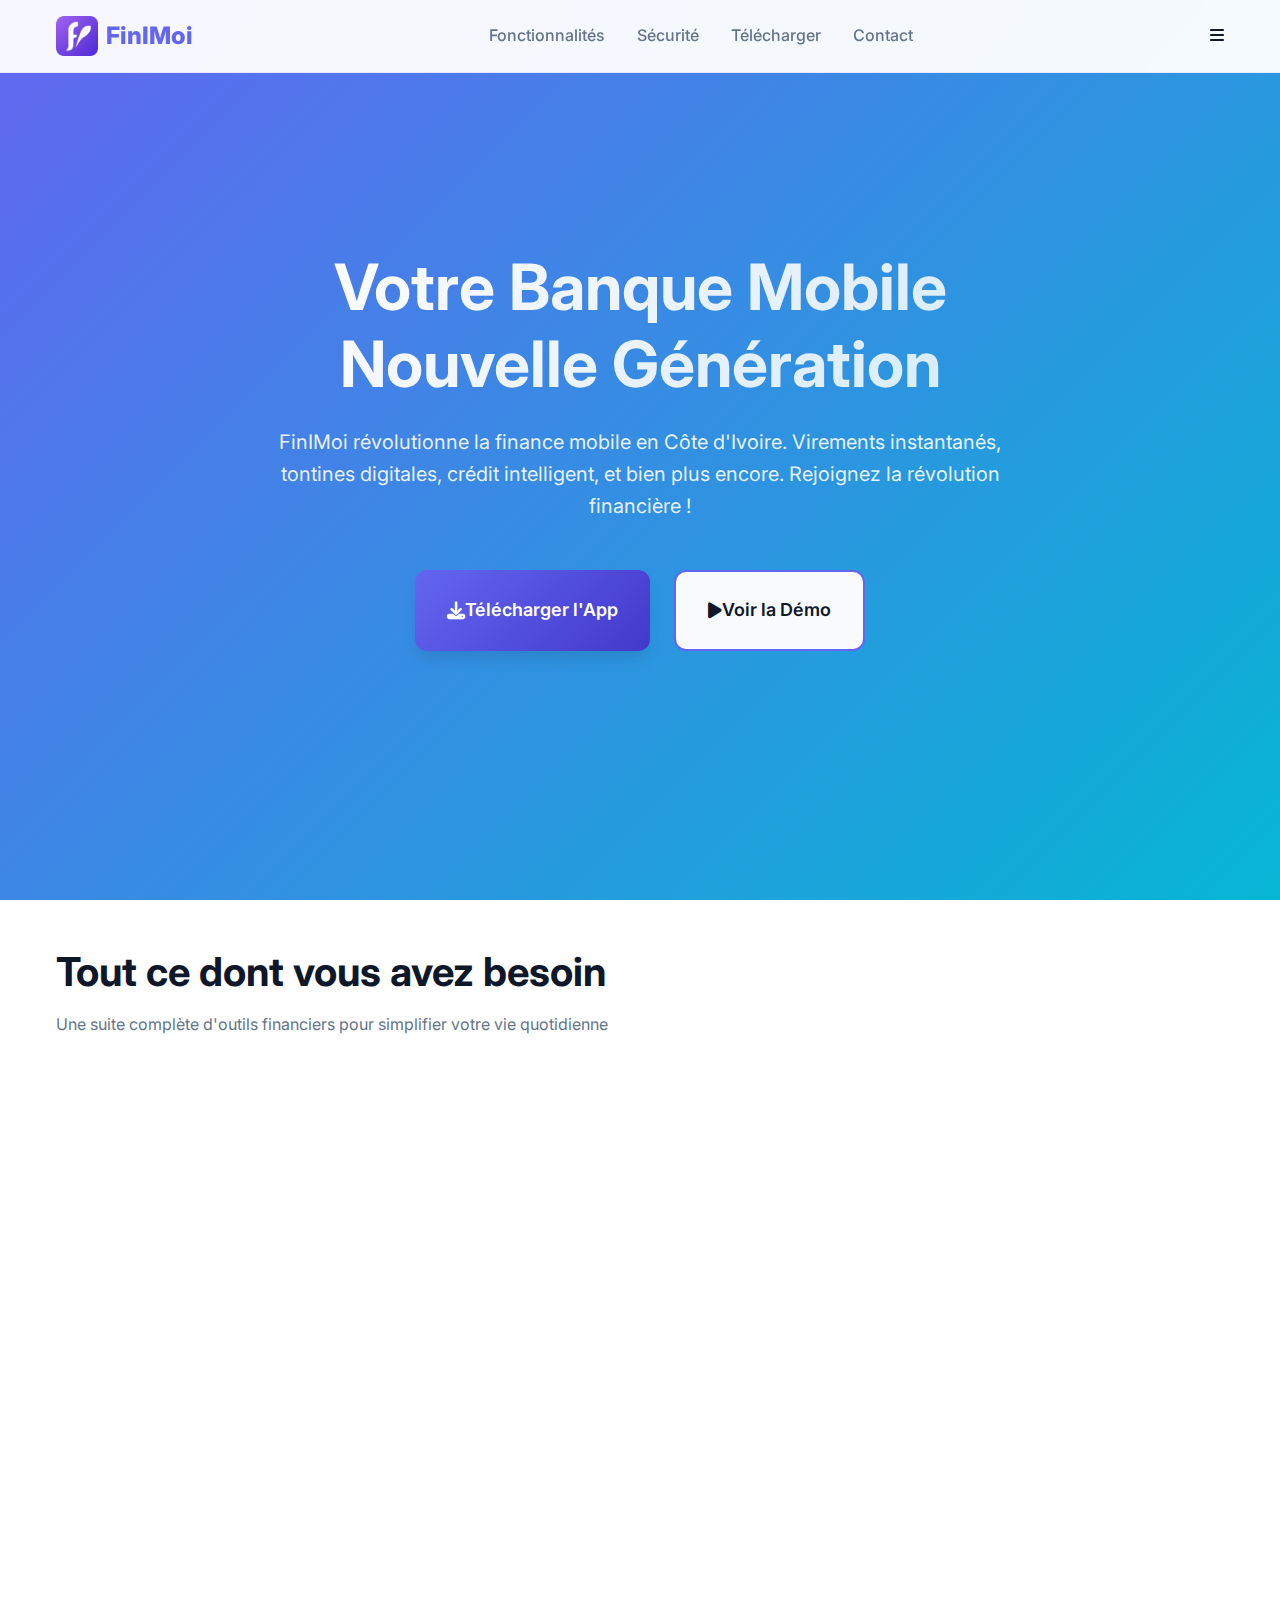
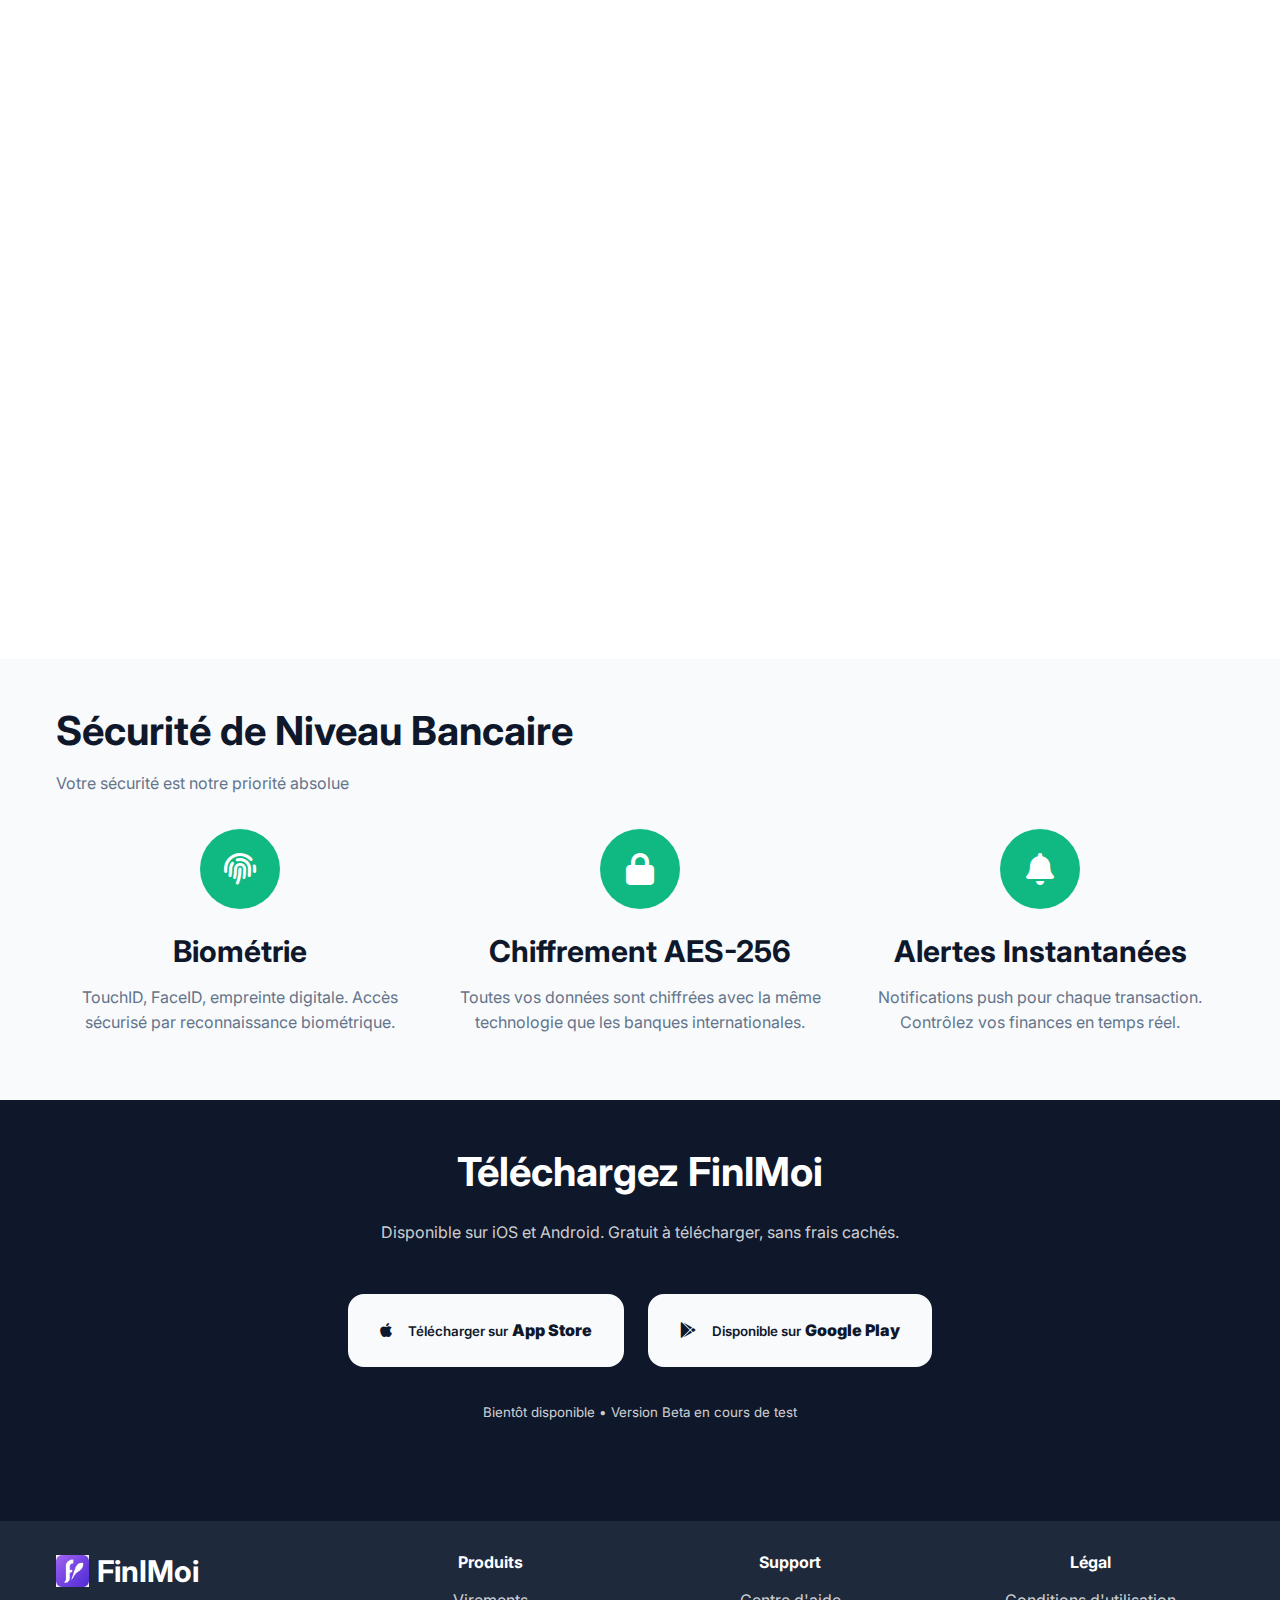
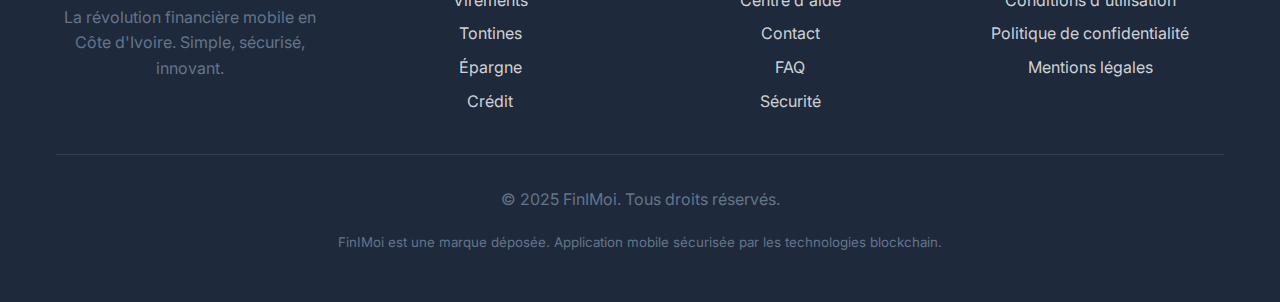
<file: deploy/index.html>
<!DOCTYPE html>
<html lang="fr">
<head>
    <meta charset="UTF-8">
    <meta name="viewport" content="width=device-width, initial-scale=1.0">
    <title>FinIMoi - Votre Banque Mobile Nouvelle Génération</title>
    <meta name="description" content="FinIMoi révolutionne la finance mobile en Côte d'Ivoire avec des virements instantanés, des tontines digitales, et un crédit intelligent. Rejoignez la révolution financière !">
    <meta name="keywords" content="banque mobile, fintech, Côte d'Ivoire, mobile money, tontine, crédit, épargne">
    
    <!-- Open Graph -->
    <meta property="og:title" content="FinIMoi - Votre Banque Mobile Nouvelle Génération">
    <meta property="og:description" content="Virements instantanés, tontines digitales, crédit intelligent. Rejoignez la révolution financière en Côte d'Ivoire !">
    <meta property="og:image" content="https://finimoi.com/assets/images/logo.jpg">
    <meta property="og:url" content="https://finimoi.com">
    <meta property="og:type" content="website">
    
    <!-- Twitter Card -->
    <meta name="twitter:card" content="summary_large_image">
    <meta name="twitter:title" content="FinIMoi - Votre Banque Mobile Nouvelle Génération">
    <meta name="twitter:description" content="Virements instantanés, tontines digitales, crédit intelligent. Rejoignez la révolution financière !">
    <meta name="twitter:image" content="https://finimoi.com/assets/images/logo.jpg">
    
    <!-- Fonts -->
    <link rel="preconnect" href="https://fonts.googleapis.com">
    <link rel="preconnect" href="https://fonts.gstatic.com" crossorigin>
    <link href="https://fonts.googleapis.com/css2?family=Inter:wght@300;400;500;600;700;800&display=swap" rel="stylesheet">
    
    <!-- Icons -->
    <link rel="stylesheet" href="https://cdnjs.cloudflare.com/ajax/libs/font-awesome/6.4.0/css/all.min.css">
    
    <!-- Favicon -->
    <link rel="icon" type="image/png" href="assets/images/favicon.png">
    <link rel="apple-touch-icon" href="assets/images/apple-touch-icon.png">
    <link rel="shortcut icon" href="assets/images/favicon.png">
    
    <!-- Styles -->
    <link rel="stylesheet" href="assets/css/style.css">
    
    <!-- Analytics -->
    <!-- Google Analytics sera ajouté ici -->
    
    <!-- Schema.org markup -->
    <script type="application/ld+json">
    {
      "@context": "https://schema.org",
      "@type": "SoftwareApplication",
      "name": "FinIMoi",
      "operatingSystem": "iOS, Android",
      "applicationCategory": "FinanceApplication",
      "description": "Application de banque mobile révolutionnaire pour la Côte d'Ivoire",
      "offers": {
        "@type": "Offer",
        "price": "0",
        "priceCurrency": "XOF"
      }
    }
    </script>
</head>
<body>
    <!-- Header -->
    <header class="header">
        <nav class="nav container">
            <a href="#" class="logo">
                <img src="assets/images/logo.svg" alt="FinIMoi" class="logo-img">
                <span class="logo-text">FinIMoi</span>
            </a>
            <ul class="nav-links">
                <li><a href="#features">Fonctionnalités</a></li>
                <li><a href="#security">Sécurité</a></li>
                <li><a href="#download">Télécharger</a></li>
                <li><a href="#contact">Contact</a></li>
            </ul>
            <div class="nav-mobile">
                <i class="fas fa-bars"></i>
            </div>
        </nav>
    </header>

    <!-- Hero Section -->
    <section class="hero">
        <div class="container">
            <div class="hero-content fade-in-up">
                <h1>Votre Banque Mobile Nouvelle Génération</h1>
                <p>
                    FinIMoi révolutionne la finance mobile en Côte d'Ivoire. 
                    Virements instantanés, tontines digitales, crédit intelligent, 
                    et bien plus encore. Rejoignez la révolution financière !
                </p>
                <div class="hero-buttons">
                    <a href="#download" class="btn btn-primary btn-large">
                        <i class="fas fa-download"></i>
                        Télécharger l'App
                    </a>
                    <a href="#features" class="btn btn-secondary btn-large">
                        <i class="fas fa-play"></i>
                        Voir la Démo
                    </a>
                </div>
            </div>
        </div>
    </section>

    <!-- Features Section -->
    <section id="features" class="features section">
        <div class="container">
            <div class="text-center">
                <h2>Tout ce dont vous avez besoin</h2>
                <p>Une suite complète d'outils financiers pour simplifier votre vie quotidienne</p>
            </div>
            
            <div class="features-grid">
                <div class="feature-card card fade-in-up">
                    <div class="feature-icon">
                        <i class="fas fa-bolt"></i>
                    </div>
                    <h3>Virements Instantanés</h3>
                    <p>Envoyez et recevez de l'argent en temps réel via Orange Money, MTN Money, Moov Money et Wave. Transactions sécurisées 24h/24.</p>
                </div>

                <div class="feature-card card fade-in-up">
                    <div class="feature-icon">
                        <i class="fas fa-users"></i>
                    </div>
                    <h3>Tontines Digitales</h3>
                    <p>Organisez et participez à des tontines numériques avec vos proches. Rappels automatiques, suivi transparent, gestion simplifiée.</p>
                </div>

                <div class="feature-card card fade-in-up">
                    <div class="feature-icon">
                        <i class="fas fa-credit-card"></i>
                    </div>
                    <h3>Cartes Virtuelles</h3>
                    <p>Créez des cartes virtuelles instantanément pour vos achats en ligne. Contrôlez vos dépenses avec des limites personnalisables.</p>
                </div>

                <div class="feature-card card fade-in-up">
                    <div class="feature-icon">
                        <i class="fas fa-piggy-bank"></i>
                    </div>
                    <h3>Épargne Intelligente</h3>
                    <p>Épargnez automatiquement avec des objectifs personnalisés. Comptes bloqués, défis d'épargne, et intérêts attractifs.</p>
                </div>

                <div class="feature-card card fade-in-up">
                    <div class="feature-icon">
                        <i class="fas fa-chart-line"></i>
                    </div>
                    <h3>Crédit Express</h3>
                    <p>Obtenez un crédit en quelques minutes grâce à notre IA. Conditions transparentes, remboursement flexible, taux compétitifs.</p>
                </div>

                <div class="feature-card card fade-in-up">
                    <div class="feature-icon">
                        <i class="fas fa-comments"></i>
                    </div>
                    <h3>Chat & Paiements</h3>
                    <p>Discutez avec vos contacts et envoyez de l'argent directement dans la conversation. Social banking réinventé.</p>
                </div>

                <div class="feature-card card fade-in-up">
                    <div class="feature-icon">
                        <i class="fas fa-qrcode"></i>
                    </div>
                    <h3>Paiements Marchands</h3>
                    <p>Payez dans vos boutiques préférées avec QR codes ou NFC. Cashback exclusifs, fidélité récompensée.</p>
                </div>

                <div class="feature-card card fade-in-up">
                    <div class="feature-icon">
                        <i class="fas fa-trophy"></i>
                    </div>
                    <h3>Gamification</h3>
                    <p>Gagnez des badges, relevez des défis, débloquez des récompenses. Transformez vos finances en jeu amusant.</p>
                </div>

                <div class="feature-card card fade-in-up">
                    <div class="feature-icon">
                        <i class="fas fa-shield-alt"></i>
                    </div>
                    <h3>Sécurité Maximale</h3>
                    <p>Authentification biométrique, chiffrement bancaire, notifications en temps réel. Vos fonds sont protégés.</p>
                </div>
            </div>
        </div>
    </section>

    <!-- Security Section -->
    <section id="security" class="security section" style="background: var(--light-card);">
        <div class="container">
            <div class="text-center">
                <h2>Sécurité de Niveau Bancaire</h2>
                <p>Votre sécurité est notre priorité absolue</p>
            </div>
            
            <div class="features-grid" style="margin-top: 2rem;">
                <div class="feature-card">
                    <div class="feature-icon" style="background: var(--success-color);">
                        <i class="fas fa-fingerprint"></i>
                    </div>
                    <h3>Biométrie</h3>
                    <p>TouchID, FaceID, empreinte digitale. Accès sécurisé par reconnaissance biométrique.</p>
                </div>

                <div class="feature-card">
                    <div class="feature-icon" style="background: var(--success-color);">
                        <i class="fas fa-lock"></i>
                    </div>
                    <h3>Chiffrement AES-256</h3>
                    <p>Toutes vos données sont chiffrées avec la même technologie que les banques internationales.</p>
                </div>

                <div class="feature-card">
                    <div class="feature-icon" style="background: var(--success-color);">
                        <i class="fas fa-bell"></i>
                    </div>
                    <h3>Alertes Instantanées</h3>
                    <p>Notifications push pour chaque transaction. Contrôlez vos finances en temps réel.</p>
                </div>
            </div>
        </div>
    </section>

    <!-- Download Section -->
    <section id="download" class="download section">
        <div class="container">
            <h2>Téléchargez FinIMoi</h2>
            <p>Disponible sur iOS et Android. Gratuit à télécharger, sans frais cachés.</p>
            
            <div class="download-buttons">
                <a href="#" class="download-btn">
                    <i class="fab fa-apple"></i>
                    <div>
                        <small>Télécharger sur</small>
                        <strong>App Store</strong>
                    </div>
                </a>
                
                <a href="#" class="download-btn">
                    <i class="fab fa-google-play"></i>
                    <div>
                        <small>Disponible sur</small>
                        <strong>Google Play</strong>
                    </div>
                </a>
            </div>
            
            <div style="margin-top: 2rem;">
                <p><small>Bientôt disponible • Version Beta en cours de test</small></p>
            </div>
        </div>
    </section>

    <!-- Footer -->
    <footer class="footer">
        <div class="container">
            <div style="display: grid; grid-template-columns: repeat(auto-fit, minmax(250px, 1fr)); gap: 2rem; margin-bottom: 2rem;">
                <div>
                    <div style="display: flex; align-items: center; gap: 0.5rem; margin-bottom: 1rem;">
                        <img src="assets/images/logo.svg" alt="FinIMoi" style="height: 32px; width: auto;">
                        <h3 style="color: var(--text-white); margin: 0;">FinIMoi</h3>
                    </div>
                    <p>La révolution financière mobile en Côte d'Ivoire. Simple, sécurisé, innovant.</p>
                </div>
                
                <div>
                    <h4 style="color: var(--text-white); margin-bottom: 1rem;">Produits</h4>
                    <ul style="list-style: none; padding: 0;">
                        <li style="margin-bottom: 0.5rem;"><a href="#" style="color: rgba(255,255,255,0.8); text-decoration: none;">Virements</a></li>
                        <li style="margin-bottom: 0.5rem;"><a href="#" style="color: rgba(255,255,255,0.8); text-decoration: none;">Tontines</a></li>
                        <li style="margin-bottom: 0.5rem;"><a href="#" style="color: rgba(255,255,255,0.8); text-decoration: none;">Épargne</a></li>
                        <li style="margin-bottom: 0.5rem;"><a href="#" style="color: rgba(255,255,255,0.8); text-decoration: none;">Crédit</a></li>
                    </ul>
                </div>
                
                <div>
                    <h4 style="color: var(--text-white); margin-bottom: 1rem;">Support</h4>
                    <ul style="list-style: none; padding: 0;">
                        <li style="margin-bottom: 0.5rem;"><a href="#" style="color: rgba(255,255,255,0.8); text-decoration: none;">Centre d'aide</a></li>
                        <li style="margin-bottom: 0.5rem;"><a href="#" style="color: rgba(255,255,255,0.8); text-decoration: none;">Contact</a></li>
                        <li style="margin-bottom: 0.5rem;"><a href="#" style="color: rgba(255,255,255,0.8); text-decoration: none;">FAQ</a></li>
                        <li style="margin-bottom: 0.5rem;"><a href="#" style="color: rgba(255,255,255,0.8); text-decoration: none;">Sécurité</a></li>
                    </ul>
                </div>
                
                <div>
                    <h4 style="color: var(--text-white); margin-bottom: 1rem;">Légal</h4>
                    <ul style="list-style: none; padding: 0;">
                        <li style="margin-bottom: 0.5rem;"><a href="#" style="color: rgba(255,255,255,0.8); text-decoration: none;">Conditions d'utilisation</a></li>
                        <li style="margin-bottom: 0.5rem;"><a href="#" style="color: rgba(255,255,255,0.8); text-decoration: none;">Politique de confidentialité</a></li>
                        <li style="margin-bottom: 0.5rem;"><a href="#" style="color: rgba(255,255,255,0.8); text-decoration: none;">Mentions légales</a></li>
                    </ul>
                </div>
            </div>
            
            <div style="border-top: 1px solid rgba(255,255,255,0.1); padding-top: 2rem; text-align: center;">
                <p>&copy; 2025 FinIMoi. Tous droits réservés.</p>
                <p style="margin-top: 0.5rem;">
                    <small>FinIMoi est une marque déposée. Application mobile sécurisée par les technologies blockchain.</small>
                </p>
            </div>
        </div>
    </footer>

    <!-- JavaScript -->
    <script src="assets/js/main.js"></script>
</body>
</html>
</file>
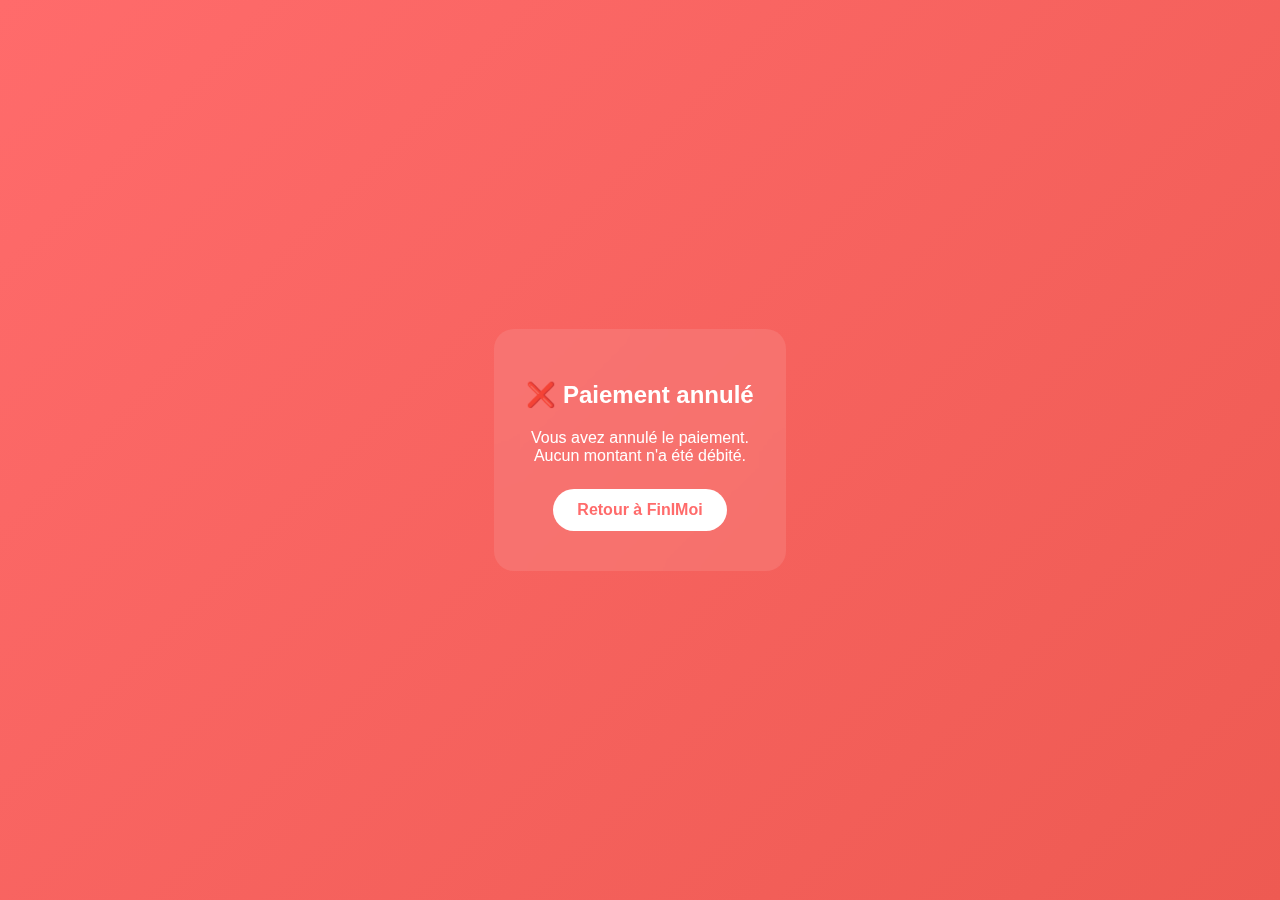
<file: payment-cancel.html>
<!DOCTYPE html>
<html lang="fr">
<head>
    <meta charset="UTF-8">
    <meta name="viewport" content="width=device-width, initial-scale=1.0">
    <title>Paiement annulé - FinIMoi</title>
    <style>
        body {
            font-family: -apple-system, BlinkMacSystemFont, 'Segoe UI', Roboto, sans-serif;
            display: flex;
            justify-content: center;
            align-items: center;
            min-height: 100vh;
            margin: 0;
            background: linear-gradient(135deg, #ff6b6b 0%, #ee5a52 100%);
            color: white;
        }
        .container {
            text-align: center;
            padding: 2rem;
            background: rgba(255, 255, 255, 0.1);
            border-radius: 20px;
            backdrop-filter: blur(10px);
        }
        .button {
            background: white;
            color: #ff6b6b;
            border: none;
            padding: 12px 24px;
            border-radius: 25px;
            font-weight: bold;
            cursor: pointer;
            margin: 0.5rem;
            text-decoration: none;
            display: inline-block;
        }
    </style>
</head>
<body>
    <div class="container">
        <h2>❌ Paiement annulé</h2>
        <p>Vous avez annulé le paiement.<br>Aucun montant n'a été débité.</p>
        
        <a href="finimoi://payment/cancel" class="button" onclick="openApp()">
            Retour à FinIMoi
        </a>
    </div>

    <script>
        function openApp() {
            window.location.href = 'finimoi://payment/cancel';
            
            setTimeout(() => {
                window.location.href = 'https://apps.apple.com/app/finimoi';
            }, 2000);
        }
        
        // Redirection automatique après 3 secondes
        setTimeout(openApp, 3000);
    </script>
</body>
</html>
</file>
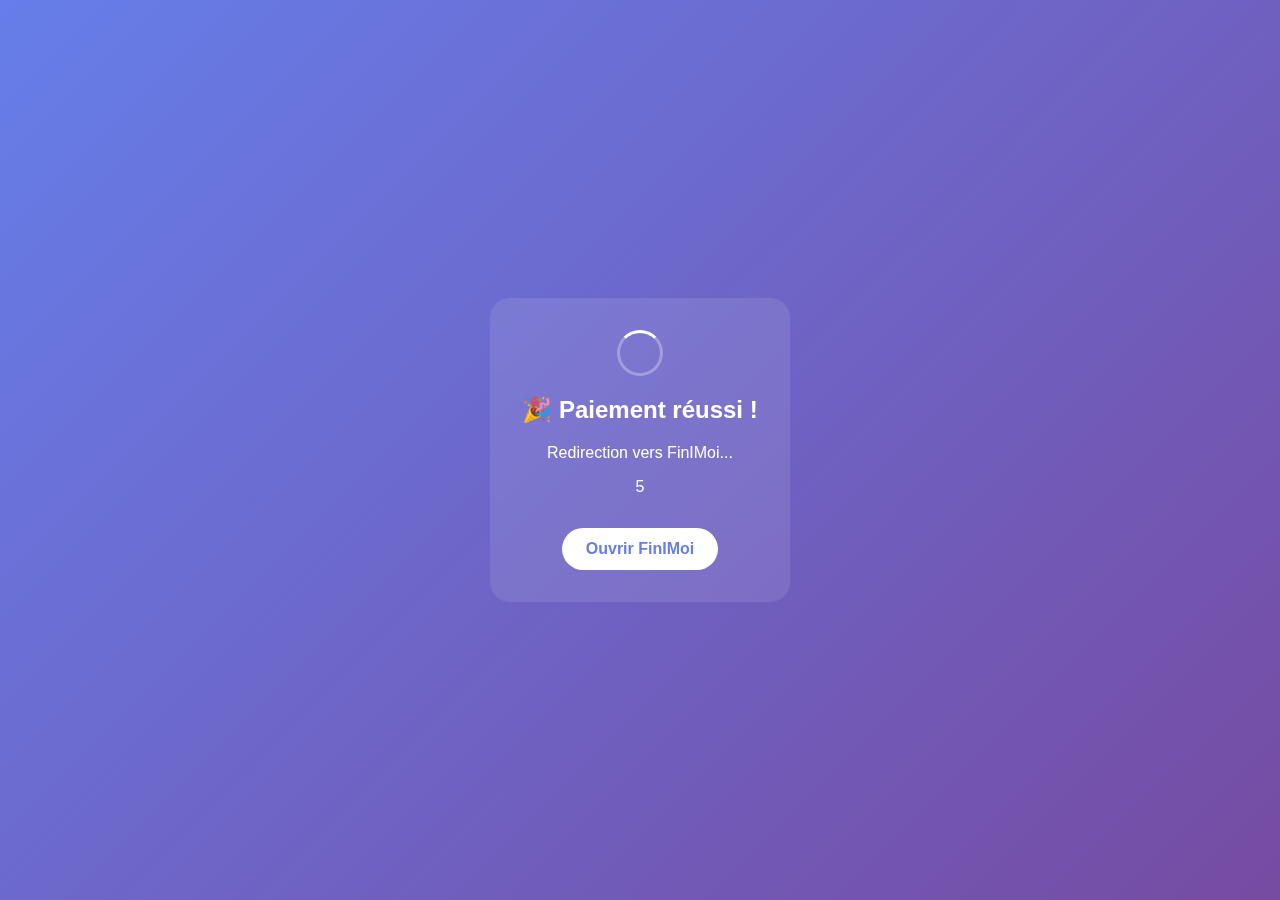
<file: payment-success.html>
<!DOCTYPE html>
<html lang="fr">
<head>
    <meta charset="UTF-8">
    <meta name="viewport" content="width=device-width, initial-scale=1.0">
    <title>Redirection FinIMoi</title>
    <style>
        body {
            font-family: -apple-system, BlinkMacSystemFont, 'Segoe UI', Roboto, sans-serif;
            display: flex;
            justify-content: center;
            align-items: center;
            min-height: 100vh;
            margin: 0;
            background: linear-gradient(135deg, #667eea 0%, #764ba2 100%);
            color: white;
        }
        .container {
            text-align: center;
            padding: 2rem;
            background: rgba(255, 255, 255, 0.1);
            border-radius: 20px;
            backdrop-filter: blur(10px);
        }
        .spinner {
            border: 3px solid rgba(255, 255, 255, 0.3);
            border-top: 3px solid white;
            border-radius: 50%;
            width: 40px;
            height: 40px;
            animation: spin 1s linear infinite;
            margin: 0 auto 1rem;
        }
        @keyframes spin {
            0% { transform: rotate(0deg); }
            100% { transform: rotate(360deg); }
        }
        .button {
            background: white;
            color: #667eea;
            border: none;
            padding: 12px 24px;
            border-radius: 25px;
            font-weight: bold;
            cursor: pointer;
            margin-top: 1rem;
            text-decoration: none;
            display: inline-block;
        }
    </style>
</head>
<body>
    <div class="container">
        <div class="spinner"></div>
        <h2>🎉 Paiement réussi !</h2>
        <p>Redirection vers FinIMoi...</p>
        <p id="countdown">5</p>
        <a href="finimoi://payment/return" class="button" onclick="openApp()">
            Ouvrir FinIMoi
        </a>
    </div>

    <script>
        let countdown = 5;
        const countdownElement = document.getElementById('countdown');
        
        function updateCountdown() {
            countdownElement.textContent = countdown;
            countdown--;
            
            if (countdown < 0) {
                openApp();
            }
        }
        
        function openApp() {
            // Essayer d'ouvrir l'app avec le deep link
            window.location.href = 'finimoi://payment/return?status=success';
            
            // Fallback vers l'App Store si l'app n'est pas installée
            setTimeout(() => {
                window.location.href = 'https://apps.apple.com/app/finimoi';
            }, 2000);
        }
        
        // Démarrer le compte à rebours
        setInterval(updateCountdown, 1000);
        
        // Redirection automatique après 5 secondes
        setTimeout(openApp, 5000);
    </script>
</body>
</html>
</file>
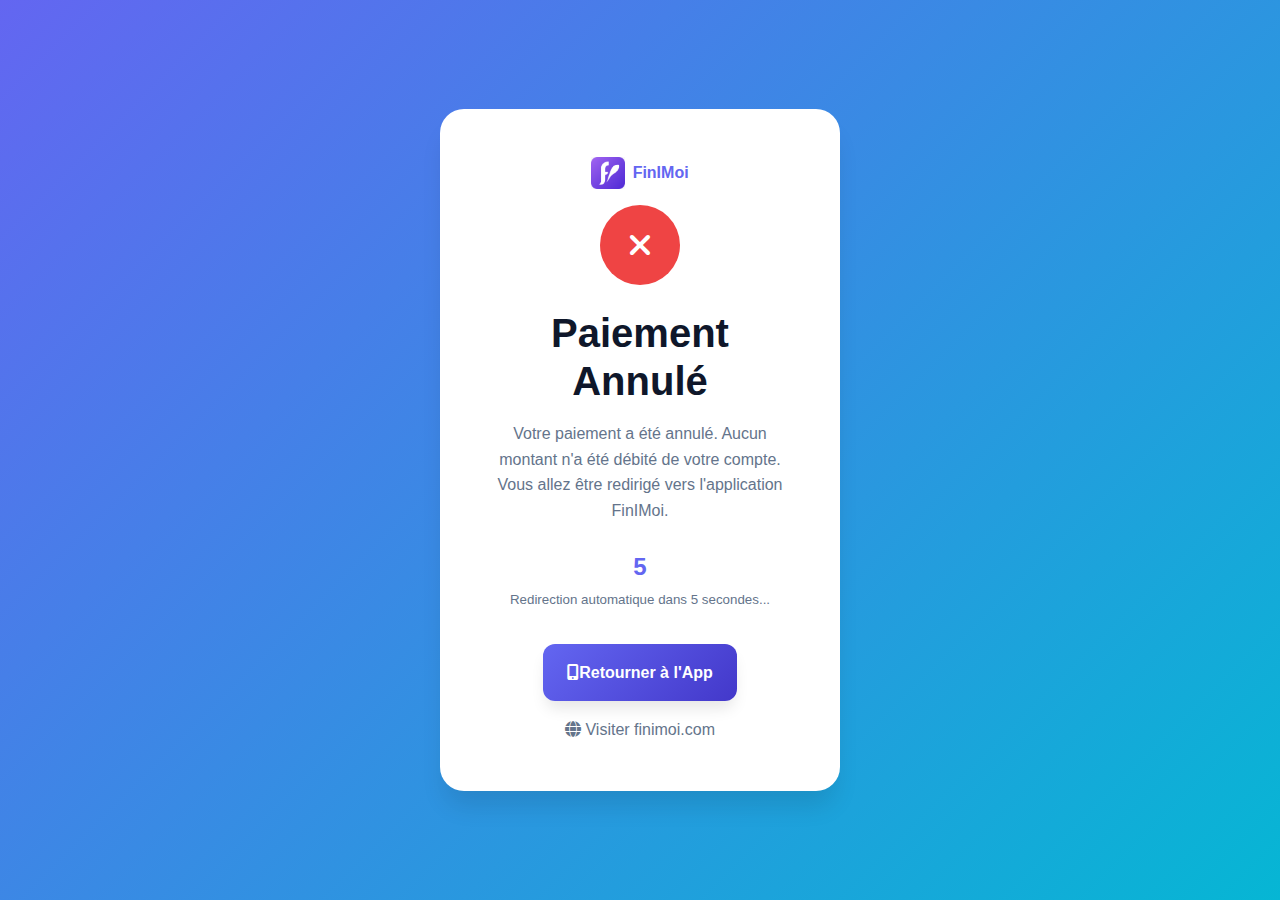
<file: deploy/payment-cancel.html>
<!DOCTYPE html>
<html lang="fr">
<head>
    <meta charset="UTF-8">
    <meta name="viewport" content="width=device-width, initial-scale=1.0">
    <title>Paiement Annulé - FinIMoi</title>
    <link rel="stylesheet" href="assets/css/style.css">
    <link rel="stylesheet" href="https://cdnjs.cloudflare.com/ajax/libs/font-awesome/6.4.0/css/all.min.css">
    
    <!-- Favicon -->
    <link rel="icon" type="image/png" href="assets/images/favicon.png">
    <link rel="apple-touch-icon" href="assets/images/apple-touch-icon.png">
</head>
<body>
    <div class="payment-page payment-cancel">
        <div class="payment-card">
            <div style="display: flex; align-items: center; justify-content: center; gap: 0.5rem; margin-bottom: 1rem;">
                <img src="assets/images/logo.svg" alt="FinIMoi" style="height: 32px; width: auto;">
                <span style="font-weight: 700; color: var(--primary-color);">FinIMoi</span>
            </div>
            <div class="payment-icon">
                <i class="fas fa-times"></i>
            </div>
            <h2>Paiement Annulé</h2>
            <p>Votre paiement a été annulé. Aucun montant n'a été débité de votre compte. Vous allez être redirigé vers l'application FinIMoi.</p>
            
            <div class="countdown" id="countdown">5</div>
            <p><small>Redirection automatique dans <span id="timer">5</span> secondes...</small></p>
            
            <div style="margin-top: 2rem;">
                <a href="finimoi://payment/return?status=cancelled" class="btn btn-primary">
                    <i class="fas fa-mobile-alt"></i>
                    Retourner à l'App
                </a>
            </div>
            
            <div style="margin-top: 1rem;">
                <a href="https://finimoi.com" style="color: var(--text-light); text-decoration: none;">
                    <i class="fas fa-globe"></i>
                    Visiter finimoi.com
                </a>
            </div>
        </div>
    </div>

    <script>
        // Redirection automatique vers l'app
        let countdown = 5;
        const countdownElement = document.getElementById('countdown');
        const timerElement = document.getElementById('timer');
        
        const timer = setInterval(() => {
            countdown--;
            countdownElement.textContent = countdown;
            timerElement.textContent = countdown;
            
            if (countdown <= 0) {
                clearInterval(timer);
                // Essayer d'ouvrir l'app via le deep link
                window.location.href = 'finimoi://payment/return?status=cancelled';
                
                // Fallback après 2 secondes si l'app ne s'ouvre pas
                setTimeout(() => {
                    window.location.href = 'https://finimoi.com';
                }, 2000);
            }
        }, 1000);
        
        // Detecter si l'utilisateur revient sur la page (app non installée)
        let hidden = false;
        
        const handleVisibilityChange = () => {
            if (document.hidden) {
                hidden = true;
            } else if (hidden) {
                // L'utilisateur est revenu, probablement parce que l'app n'est pas installée
                clearInterval(timer);
                document.querySelector('.payment-card').innerHTML = `
                    <div class="payment-icon">
                        <i class="fas fa-download"></i>
                    </div>
                    <h2>Application Non Installée</h2>
                    <p>Il semble que vous n'ayez pas encore installé l'application FinIMoi.</p>
                    <div style="margin-top: 2rem;">
                        <a href="https://finimoi.com#download" class="btn btn-primary">
                            <i class="fas fa-download"></i>
                            Télécharger FinIMoi
                        </a>
                    </div>
                `;
            }
        };
        
        document.addEventListener('visibilitychange', handleVisibilityChange);
        
        // Gestion des paramètres URL
        const urlParams = new URLSearchParams(window.location.search);
        const transactionId = urlParams.get('transaction_id');
        const reason = urlParams.get('reason');
        
        if (transactionId) {
            console.log('Transaction ID:', transactionId);
        }
        
        if (reason) {
            console.log('Cancellation reason:', reason);
        }
    </script>
</body>
</html>
</file>
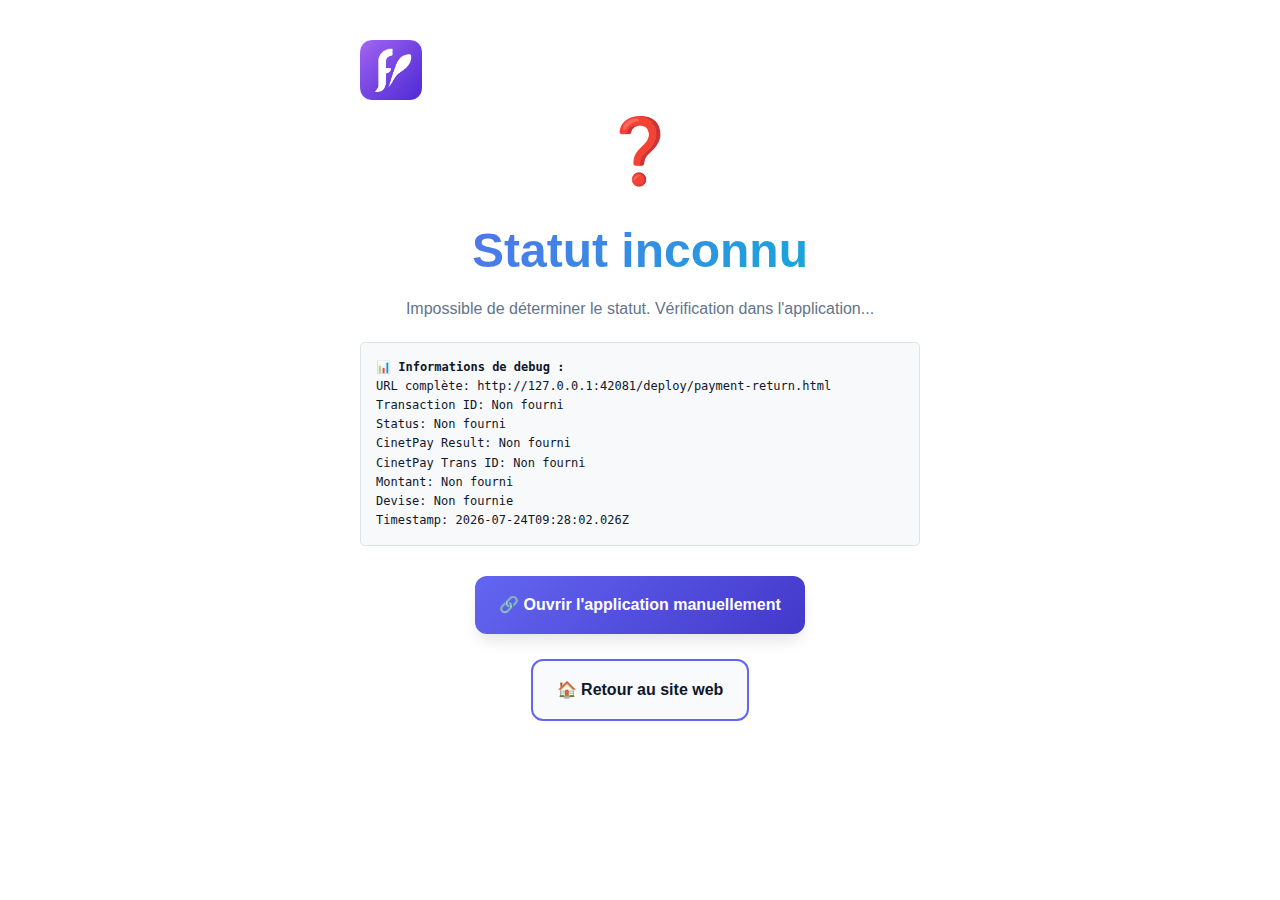
<file: deploy/payment-return.html>
<!DOCTYPE html>
<html lang="fr">
<head>
    <meta charset="UTF-8">
    <meta name="viewport" content="width=device-width, initial-scale=1.0">
    <title>Retour de paiement - FinIMoi</title>
    <link rel="stylesheet" href="assets/css/style.css">
    <link rel="icon" type="image/png" href="assets/images/favicon.png">
    <style>
        .status-container {
            text-align: center;
            padding: 40px 20px;
            max-width: 600px;
            margin: 0 auto;
        }
        .status-icon {
            font-size: 64px;
            margin-bottom: 20px;
        }
        .success { color: #28a745; }
        .error { color: #dc3545; }
        .warning { color: #ffc107; }
        .processing { color: #007bff; }
        .countdown {
            font-size: 24px;
            font-weight: bold;
            margin: 20px 0;
        }
        .debug-info {
            background: #f8f9fa;
            border: 1px solid #dee2e6;
            border-radius: 5px;
            padding: 15px;
            margin: 20px 0;
            text-align: left;
            font-family: monospace;
            font-size: 12px;
            overflow-x: auto;
        }
    </style>
</head>
<body>
    <div class="container">
        <div class="status-container">
            <div class="logo">
                <img src="assets/images/logo.png" alt="FinIMoi" height="60">
            </div>
            
            <div id="status-display">
                <div class="status-icon processing">⏳</div>
                <h1>Vérification du paiement...</h1>
                <p>Analyse du statut de votre transaction en cours...</p>
            </div>

            <div id="countdown-display" style="display: none;">
                <div class="countdown" id="countdown">5</div>
                <p>Redirection automatique vers l'application...</p>
            </div>

            <div class="debug-info" id="debug-info">
                <strong>📊 Informations de debug :</strong><br>
                <span id="debug-content">Chargement...</span>
            </div>

            <div style="margin-top: 30px;">
                <a href="finimoi://" class="btn btn-primary" id="manual-return">
                    🔗 Ouvrir l'application manuellement
                </a>
                <br><br>
                <a href="https://finimoi.com" class="btn btn-secondary">
                    🏠 Retour au site web
                </a>
            </div>
        </div>
    </div>

    <script>
        console.log('🔄 Page de retour de paiement FinIMoi chargée');
        
        // Récupérer tous les paramètres URL
        const urlParams = new URLSearchParams(window.location.search);
        const transactionId = urlParams.get('transaction_id');
        const amount = urlParams.get('amount');
        const status = urlParams.get('status');
        
        // Paramètres CinetPay potentiels
        const cpmResult = urlParams.get('cpm_result');
        const cpmTransId = urlParams.get('cpm_trans_id');
        const cpmAmount = urlParams.get('cpm_amount');
        const cpmCurrency = urlParams.get('cpm_currency');
        
        console.log('📊 Paramètres détectés:', {
            transactionId,
            amount,
            status,
            cpmResult,
            cpmTransId,
            cpmAmount,
            cpmCurrency,
            fullUrl: window.location.href,
            allParams: Object.fromEntries(urlParams.entries())
        });

        // Afficher les informations de debug
        document.getElementById('debug-content').innerHTML = `
            URL complète: ${window.location.href}<br>
            Transaction ID: ${transactionId || 'Non fourni'}<br>
            Status: ${status || 'Non fourni'}<br>
            CinetPay Result: ${cpmResult || 'Non fourni'}<br>
            CinetPay Trans ID: ${cpmTransId || 'Non fourni'}<br>
            Montant: ${amount || cpmAmount || 'Non fourni'}<br>
            Devise: ${cpmCurrency || 'Non fournie'}<br>
            Timestamp: ${new Date().toISOString()}
        `;

        // Déterminer le vrai statut du paiement
        function determinePaymentStatus() {
            // CinetPay ne passe malheureusement pas le statut dans l'URL de retour
            // Il faut toujours vérifier via l'API dans l'app
            
            if (transactionId && transactionId.startsWith('FINIMOI_')) {
                return 'pending'; // Nécessite vérification API obligatoire
            }
            
            return 'unknown';
        }

        const paymentStatus = determinePaymentStatus();
        console.log('💳 Statut déterminé:', paymentStatus);

        // Afficher le statut approprié
        function displayStatus(status) {
            const statusDisplay = document.getElementById('status-display');
            
            switch(status) {
                case 'success':
                    statusDisplay.innerHTML = `
                        <div class="status-icon success">✅</div>
                        <h1 class="success">Paiement réussi !</h1>
                        <p>Votre rechargement a été effectué avec succès.</p>
                    `;
                    break;
                    
                case 'failed':
                    statusDisplay.innerHTML = `
                        <div class="status-icon error">❌</div>
                        <h1 class="error">Paiement échoué</h1>
                        <p>Votre paiement n'a pas pu être traité. Veuillez réessayer.</p>
                    `;
                    break;
                    
                case 'pending':
                    statusDisplay.innerHTML = `
                        <div class="status-icon warning">⏳</div>
                        <h1 class="warning">Vérification en cours</h1>
                        <p>Votre paiement est en cours de vérification. L'application va vérifier le statut auprès de CinetPay...</p>
                    `;
                    break;
                    
                default:
                    statusDisplay.innerHTML = `
                        <div class="status-icon warning">❓</div>
                        <h1 class="warning">Statut inconnu</h1>
                        <p>Impossible de déterminer le statut. Vérification dans l'application...</p>
                    `;
            }
        }

        displayStatus(paymentStatus);

        // Préparer le deep link avec tous les paramètres disponibles
        function buildDeepLink() {
            let deepLinkUrl = 'finimoi://payment/return?';
            const params = new URLSearchParams();
            
            // Ajouter tous les paramètres disponibles
            if (transactionId) params.append('transaction_id', transactionId);
            if (cpmTransId && !transactionId) params.append('transaction_id', cpmTransId);
            if (status) params.append('status', status);
            if (cpmResult) params.append('cpm_result', cpmResult);
            if (amount) params.append('amount', amount);
            if (cpmAmount && !amount) params.append('amount', cpmAmount);
            if (cpmCurrency) params.append('currency', cpmCurrency);
            
            deepLinkUrl += params.toString();
            
            console.log('🚀 Deep link construit:', deepLinkUrl);
            return deepLinkUrl;
        }

        // Lancer la redirection automatique après 2 secondes (plus rapide)
        setTimeout(() => {
            console.log('🔗 Lancement de la redirection automatique...');
            
            const deepLinkUrl = buildDeepLink();
            
            // Afficher le compte à rebours
            document.getElementById('countdown-display').style.display = 'block';
            
            let countdown = 3; // Réduit à 3 secondes
            const countdownElement = document.getElementById('countdown');
            const countdownInterval = setInterval(() => {
                countdown--;
                countdownElement.textContent = countdown;
                
                if (countdown <= 0) {
                    clearInterval(countdownInterval);
                    
                    try {
                        window.location.href = deepLinkUrl;
                        console.log('📱 Deep link exécuté');
                    } catch (error) {
                        console.error('❌ Erreur lors du deep link:', error);
                    }
                }
            }, 1000);
            
        }, 2000); // Réduit à 2 secondes

        // Lien manuel
        document.getElementById('manual-return').addEventListener('click', (e) => {
            e.preventDefault();
            const deepLinkUrl = buildDeepLink();
            console.log('🔗 Lien manuel cliqué:', deepLinkUrl);
            window.location.href = deepLinkUrl;
        });

        // Detecter si l'utilisateur revient (app non installée)
        let hidden = false;
        document.addEventListener('visibilitychange', () => {
            if (document.hidden) {
                hidden = true;
                console.log('📱 Page masquée - app potentiellement ouverte');
            } else if (hidden) {
                console.log('🔄 Utilisateur revenu - app probablement non installée');
                setTimeout(() => {
                    if (!document.hidden) {
                        alert('L\'application FinIMoi ne semble pas être installée. Téléchargez-la depuis le site web.');
                    }
                }, 1000);
            }
        });
    </script>
</body>
</html>
</file>
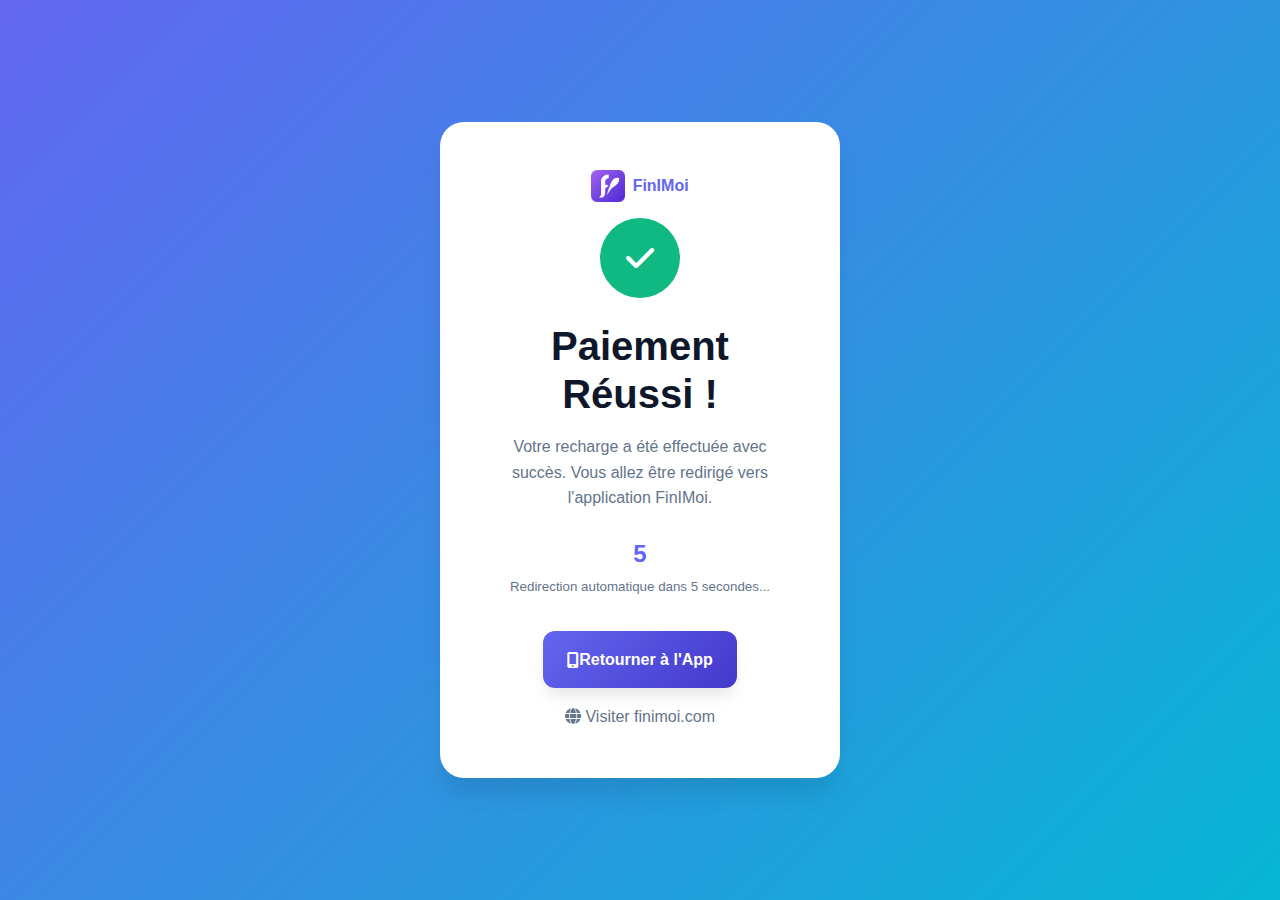
<file: deploy/payment-success.html>
<!DOCTYPE html>
<html lang="fr">
<head>
    <meta charset="UTF-8">
    <meta name="viewport" content="width=device-width, initial-scale=1.0">
    <title>Paiement Réussi - FinIMoi</title>
    <link rel="stylesheet" href="assets/css/style.css">
    <link rel="stylesheet" href="https://cdnjs.cloudflare.com/ajax/libs/font-awesome/6.4.0/css/all.min.css">
    
    <!-- Favicon -->
    <link rel="icon" type="image/png" href="assets/images/favicon.png">
    <link rel="apple-touch-icon" href="assets/images/apple-touch-icon.png">
</head>
<body>
    <div class="payment-page payment-success">
        <div class="payment-card">
            <div style="display: flex; align-items: center; justify-content: center; gap: 0.5rem; margin-bottom: 1rem;">
                <img src="assets/images/logo.svg" alt="FinIMoi" style="height: 32px; width: auto;">
                <span style="font-weight: 700; color: var(--primary-color);">FinIMoi</span>
            </div>
            <div class="payment-icon">
                <i class="fas fa-check"></i>
            </div>
            <h2>Paiement Réussi !</h2>
            <p>Votre recharge a été effectuée avec succès. Vous allez être redirigé vers l'application FinIMoi.</p>
            
            <div class="countdown" id="countdown">5</div>
            <p><small>Redirection automatique dans <span id="timer">5</span> secondes...</small></p>
            
            <div style="margin-top: 2rem;">
                <a href="finimoi://payment/return?status=success" class="btn btn-primary">
                    <i class="fas fa-mobile-alt"></i>
                    Retourner à l'App
                </a>
            </div>
            
            <div style="margin-top: 1rem;">
                <a href="https://finimoi.com" style="color: var(--text-light); text-decoration: none;">
                    <i class="fas fa-globe"></i>
                    Visiter finimoi.com
                </a>
            </div>
        </div>
    </div>

    <script>
        // Redirection automatique vers l'app
        let countdown = 5;
        const countdownElement = document.getElementById('countdown');
        const timerElement = document.getElementById('timer');
        
        const timer = setInterval(() => {
            countdown--;
            countdownElement.textContent = countdown;
            timerElement.textContent = countdown;
            
            if (countdown <= 0) {
                clearInterval(timer);
                // Essayer d'ouvrir l'app via le deep link
                console.log('🔗 Tentative d\'ouverture de l\'app via deep link...');
                
                // Récupérer les paramètres URL pour debug
                const urlParams = new URLSearchParams(window.location.search);
                const transactionId = urlParams.get('transaction_id');
                const amount = urlParams.get('amount');
                const status = urlParams.get('status') || 'success';
                
                console.log('📊 Paramètres de transaction:', { transactionId, amount, status });
                
                // Créer l'URL de deep link avec les paramètres obligatoires
                let deepLinkUrl = `finimoi://payment/return?status=${status}`;
                
                // Ajouter transaction_id si disponible (critique pour la mise à jour du solde)
                if (transactionId && transactionId.trim() !== '') {
                    deepLinkUrl += `&transaction_id=${encodeURIComponent(transactionId)}`;
                    console.log('✅ Transaction ID ajouté au deep link');
                } else {
                    console.warn('⚠️ Aucun transaction_id trouvé - la mise à jour du solde pourrait échouer');
                }
                
                // Ajouter le montant si disponible
                if (amount) {
                    deepLinkUrl += `&amount=${encodeURIComponent(amount)}`;
                }
                
                console.log('🚀 Deep link URL final:', deepLinkUrl);
                
                // Essayer d'ouvrir l'app
                try {
                    window.location.href = deepLinkUrl;
                    console.log('📱 Tentative d\'ouverture de l\'app...');
                } catch (error) {
                    console.error('❌ Erreur lors de l\'ouverture du deep link:', error);
                }
                
                // Fallback après 3 secondes si l'app ne s'ouvre pas
                setTimeout(() => {
                    console.log('⚠️ App non ouverte après 3 secondes, redirection vers le site web');
                    // window.location.href = 'https://finimoi.com';
                }, 3000);
            }
        }, 1000);
        
        // Detecter si l'utilisateur revient sur la page (app non installée)
        let hidden = false;
        
        const handleVisibilityChange = () => {
            if (document.hidden) {
                hidden = true;
                console.log('📱 Page masquée - app potentiellement ouverte');
            } else if (hidden) {
                // L'utilisateur est revenu, probablement parce que l'app n'est pas installée
                console.log('🔄 Utilisateur revenu sur la page - app probablement non installée');
                clearInterval(timer);
                document.querySelector('.payment-card').innerHTML = `
                    <div style="display: flex; align-items: center; justify-content: center; gap: 0.5rem; margin-bottom: 1rem;">
                        <img src="assets/images/logo.svg" alt="FinIMoi" style="height: 32px; width: auto;">
                        <span style="font-weight: 700; color: var(--primary-color);">FinIMoi</span>
                    </div>
                    <div class="payment-icon">
                        <i class="fas fa-download"></i>
                    </div>
                    <h2>Application Non Installée</h2>
                    <p>Il semble que vous n'ayez pas encore installé l'application FinIMoi.</p>
                    <div style="margin-top: 2rem;">
                        <a href="https://finimoi.com#download" class="btn btn-primary">
                            <i class="fas fa-download"></i>
                            Télécharger FinIMoi
                        </a>
                    </div>
                `;
            }
        };
        
        document.addEventListener('visibilitychange', handleVisibilityChange);
        
        // Debug: Afficher les paramètres URL
        const urlParams = new URLSearchParams(window.location.search);
        const transactionId = urlParams.get('transaction_id');
        const amount = urlParams.get('amount');
        
        if (transactionId) {
            console.log('✅ Transaction ID détecté:', transactionId);
            // Optionnel: Afficher les détails de la transaction
        }
        
        if (amount) {
            console.log('💰 Montant détecté:', amount);
        }
        
        // Debug: Tester la disponibilité de l'app
        function testAppAvailability() {
            const testUrl = 'finimoi://test';
            const iframe = document.createElement('iframe');
            iframe.style.display = 'none';
            iframe.src = testUrl;
            document.body.appendChild(iframe);
            
            setTimeout(() => {
                document.body.removeChild(iframe);
            }, 1000);
        }
        
        // Tester après 1 seconde
        setTimeout(testAppAvailability, 1000);
        
        // Log de démarrage
        console.log('🚀 Page de succès FinIMoi chargée');
        console.log('🔗 URL actuelle:', window.location.href);
    </script>
</body>
</html>
</file>
<file: deploy/assets/css/style.css>
/* FinIMoi Website Styles - Inspired by Revolut/Lydia */

:root {
  /* Couleurs principales FinIMoi */
  --primary-color: #6366f1; /* Indigo moderne */
  --primary-dark: #4338ca;
  --secondary-color: #06b6d4; /* Cyan */
  --accent-color: #f59e0b; /* Amber */
  --success-color: #10b981; /* Emerald */
  --error-color: #ef4444; /* Red */
  --warning-color: #f59e0b; /* Amber */
  
  /* Couleurs neutres */
  --dark-bg: #0f172a; /* Slate 900 */
  --dark-card: #1e293b; /* Slate 800 */
  --light-bg: #ffffff;
  --light-card: #f8fafc; /* Slate 50 */
  --text-dark: #0f172a;
  --text-light: #64748b; /* Slate 500 */
  --text-white: #ffffff;
  
  /* Espacements */
  --spacing-xs: 0.5rem;
  --spacing-sm: 1rem;
  --spacing-md: 1.5rem;
  --spacing-lg: 2rem;
  --spacing-xl: 3rem;
  
  /* Border radius */
  --radius-sm: 0.5rem;
  --radius-md: 0.75rem;
  --radius-lg: 1rem;
  --radius-xl: 1.5rem;
  
  /* Shadows */
  --shadow-sm: 0 1px 2px 0 rgba(0, 0, 0, 0.05);
  --shadow-md: 0 4px 6px -1px rgba(0, 0, 0, 0.1);
  --shadow-lg: 0 10px 15px -3px rgba(0, 0, 0, 0.1);
  --shadow-xl: 0 20px 25px -5px rgba(0, 0, 0, 0.1);
}

* {
  margin: 0;
  padding: 0;
  box-sizing: border-box;
}

body {
  font-family: 'Inter', -apple-system, BlinkMacSystemFont, 'Segoe UI', Roboto, sans-serif;
  line-height: 1.6;
  color: var(--text-dark);
  background: var(--light-bg);
}

/* Layout */
.container {
  max-width: 1200px;
  margin: 0 auto;
  padding: 0 var(--spacing-sm);
}

.section {
  padding: var(--spacing-xl) 0;
}

/* Typography */
h1, h2, h3, h4, h5, h6 {
  font-weight: 700;
  line-height: 1.2;
  margin-bottom: var(--spacing-sm);
}

h1 {
  font-size: 3rem;
  background: linear-gradient(135deg, var(--primary-color), var(--secondary-color));
  -webkit-background-clip: text;
  -webkit-text-fill-color: transparent;
  background-clip: text;
}

h2 {
  font-size: 2.5rem;
  color: var(--text-dark);
}

h3 {
  font-size: 1.875rem;
  color: var(--text-dark);
}

p {
  color: var(--text-light);
  margin-bottom: var(--spacing-sm);
}

/* Buttons */
.btn {
  display: inline-flex;
  align-items: center;
  justify-content: center;
  padding: var(--spacing-sm) var(--spacing-md);
  border: none;
  border-radius: var(--radius-md);
  font-weight: 600;
  text-decoration: none;
  cursor: pointer;
  transition: all 0.2s ease;
  font-size: 1rem;
  min-height: 3rem;
}

.btn-primary {
  background: linear-gradient(135deg, var(--primary-color), var(--primary-dark));
  color: var(--text-white);
  box-shadow: var(--shadow-lg);
}

.btn-primary:hover {
  transform: translateY(-2px);
  box-shadow: var(--shadow-xl);
}

.btn-secondary {
  background: var(--light-card);
  color: var(--text-dark);
  border: 2px solid var(--primary-color);
}

.btn-secondary:hover {
  background: var(--primary-color);
  color: var(--text-white);
}

.btn-large {
  padding: var(--spacing-md) var(--spacing-lg);
  font-size: 1.125rem;
  min-height: 3.5rem;
}

/* Cards */
.card {
  background: var(--light-card);
  border-radius: var(--radius-lg);
  padding: var(--spacing-lg);
  box-shadow: var(--shadow-md);
  transition: all 0.3s ease;
}

.card:hover {
  transform: translateY(-4px);
  box-shadow: var(--shadow-xl);
}

/* Header */
.header {
  background: rgba(255, 255, 255, 0.95);
  backdrop-filter: blur(10px);
  border-bottom: 1px solid rgba(99, 102, 241, 0.1);
  position: fixed;
  top: 0;
  left: 0;
  right: 0;
  z-index: 1000;
  padding: var(--spacing-sm) 0;
}

.nav {
  display: flex;
  justify-content: space-between;
  align-items: center;
}

.logo {
  font-size: 1.5rem;
  font-weight: 800;
  color: var(--primary-color);
  text-decoration: none;
  display: flex;
  align-items: center;
  gap: var(--spacing-xs);
}

.logo-img {
  height: 40px;
  width: auto;
}

.logo-text {
  font-size: 1.5rem;
  font-weight: 800;
  color: var(--primary-color);
}

.nav-links {
  display: flex;
  list-style: none;
  gap: var(--spacing-lg);
}

.nav-links a {
  text-decoration: none;
  color: var(--text-light);
  font-weight: 500;
  transition: color 0.2s ease;
}

.nav-links a:hover {
  color: var(--primary-color);
}

/* Hero Section */
.hero {
  background: linear-gradient(135deg, var(--primary-color) 0%, var(--secondary-color) 100%);
  color: var(--text-white);
  min-height: 100vh;
  display: flex;
  align-items: center;
  position: relative;
  overflow: hidden;
}

.hero-content {
  position: relative;
  z-index: 1;
  text-align: center;
  max-width: 800px;
  margin: 0 auto;
}

.hero h1 {
  font-size: 4rem;
  margin-bottom: var(--spacing-md);
  background: linear-gradient(135deg, rgba(255,255,255,1), rgba(255,255,255,0.8));
  -webkit-background-clip: text;
  -webkit-text-fill-color: transparent;
  background-clip: text;
}

.hero p {
  font-size: 1.25rem;
  margin-bottom: var(--spacing-xl);
  color: rgba(255, 255, 255, 0.9);
}

.hero-buttons {
  display: flex;
  gap: var(--spacing-md);
  justify-content: center;
  flex-wrap: wrap;
}

/* Features */
.features {
  padding: var(--spacing-xl) 0;
}

.features-grid {
  display: grid;
  grid-template-columns: repeat(auto-fit, minmax(300px, 1fr));
  gap: var(--spacing-lg);
  margin-top: var(--spacing-xl);
}

.feature-card {
  text-align: center;
}

.feature-icon {
  width: 80px;
  height: 80px;
  background: linear-gradient(135deg, var(--primary-color), var(--secondary-color));
  border-radius: 50%;
  display: flex;
  align-items: center;
  justify-content: center;
  margin: 0 auto var(--spacing-md);
  font-size: 2rem;
  color: var(--text-white);
}

/* Download Section */
.download {
  background: var(--dark-bg);
  color: var(--text-white);
  text-align: center;
}

.download h2 {
  color: var(--text-white);
  margin-bottom: var(--spacing-md);
}

.download p {
  color: rgba(255, 255, 255, 0.8);
  margin-bottom: var(--spacing-xl);
}

.download-buttons {
  display: flex;
  gap: var(--spacing-md);
  justify-content: center;
  flex-wrap: wrap;
}

.download-btn {
  background: var(--light-card);
  color: var(--text-dark);
  padding: var(--spacing-md) var(--spacing-lg);
  border-radius: var(--radius-lg);
  text-decoration: none;
  font-weight: 600;
  display: flex;
  align-items: center;
  gap: var(--spacing-sm);
  transition: all 0.3s ease;
}

.download-btn:hover {
  transform: translateY(-2px);
  box-shadow: var(--shadow-lg);
}

/* Footer */
.footer {
  background: var(--dark-card);
  color: var(--text-white);
  text-align: center;
  padding: var(--spacing-lg) 0;
}

/* Payment Pages Styles */
.payment-page {
  min-height: 100vh;
  display: flex;
  align-items: center;
  justify-content: center;
  background: linear-gradient(135deg, var(--primary-color), var(--secondary-color));
}

.payment-card {
  background: var(--light-bg);
  border-radius: var(--radius-xl);
  padding: var(--spacing-xl);
  text-align: center;
  max-width: 400px;
  box-shadow: var(--shadow-xl);
}

.payment-icon {
  width: 80px;
  height: 80px;
  margin: 0 auto var(--spacing-md);
  border-radius: 50%;
  display: flex;
  align-items: center;
  justify-content: center;
  font-size: 2rem;
  color: var(--text-white);
}

.payment-success .payment-icon {
  background: var(--success-color);
}

.payment-cancel .payment-icon {
  background: var(--error-color);
}

.countdown {
  font-size: 1.5rem;
  font-weight: 700;
  color: var(--primary-color);
  margin-top: var(--spacing-md);
}

/* Responsive */
@media (max-width: 768px) {
  .hero h1 {
    font-size: 2.5rem;
  }
  
  .hero-buttons {
    flex-direction: column;
    align-items: center;
  }
  
  .nav-links {
    display: none;
  }
  
  .logo-text {
    font-size: 1.25rem;
  }
  
  .logo-img {
    height: 32px;
  }
  
  .features-grid {
    grid-template-columns: 1fr;
  }
  
  .download-buttons {
    flex-direction: column;
    align-items: center;
  }
}

/* Animations */
@keyframes fadeInUp {
  from {
    opacity: 0;
    transform: translateY(30px);
  }
  to {
    opacity: 1;
    transform: translateY(0);
  }
}

.fade-in-up {
  animation: fadeInUp 0.6s ease-out;
}

/* Loading animation */
.loading {
  display: inline-block;
  width: 20px;
  height: 20px;
  border: 3px solid rgba(255, 255, 255, 0.3);
  border-radius: 50%;
  border-top-color: var(--text-white);
  animation: spin 1s ease-in-out infinite;
}

@keyframes spin {
  to { transform: rotate(360deg); }
}
</file>
